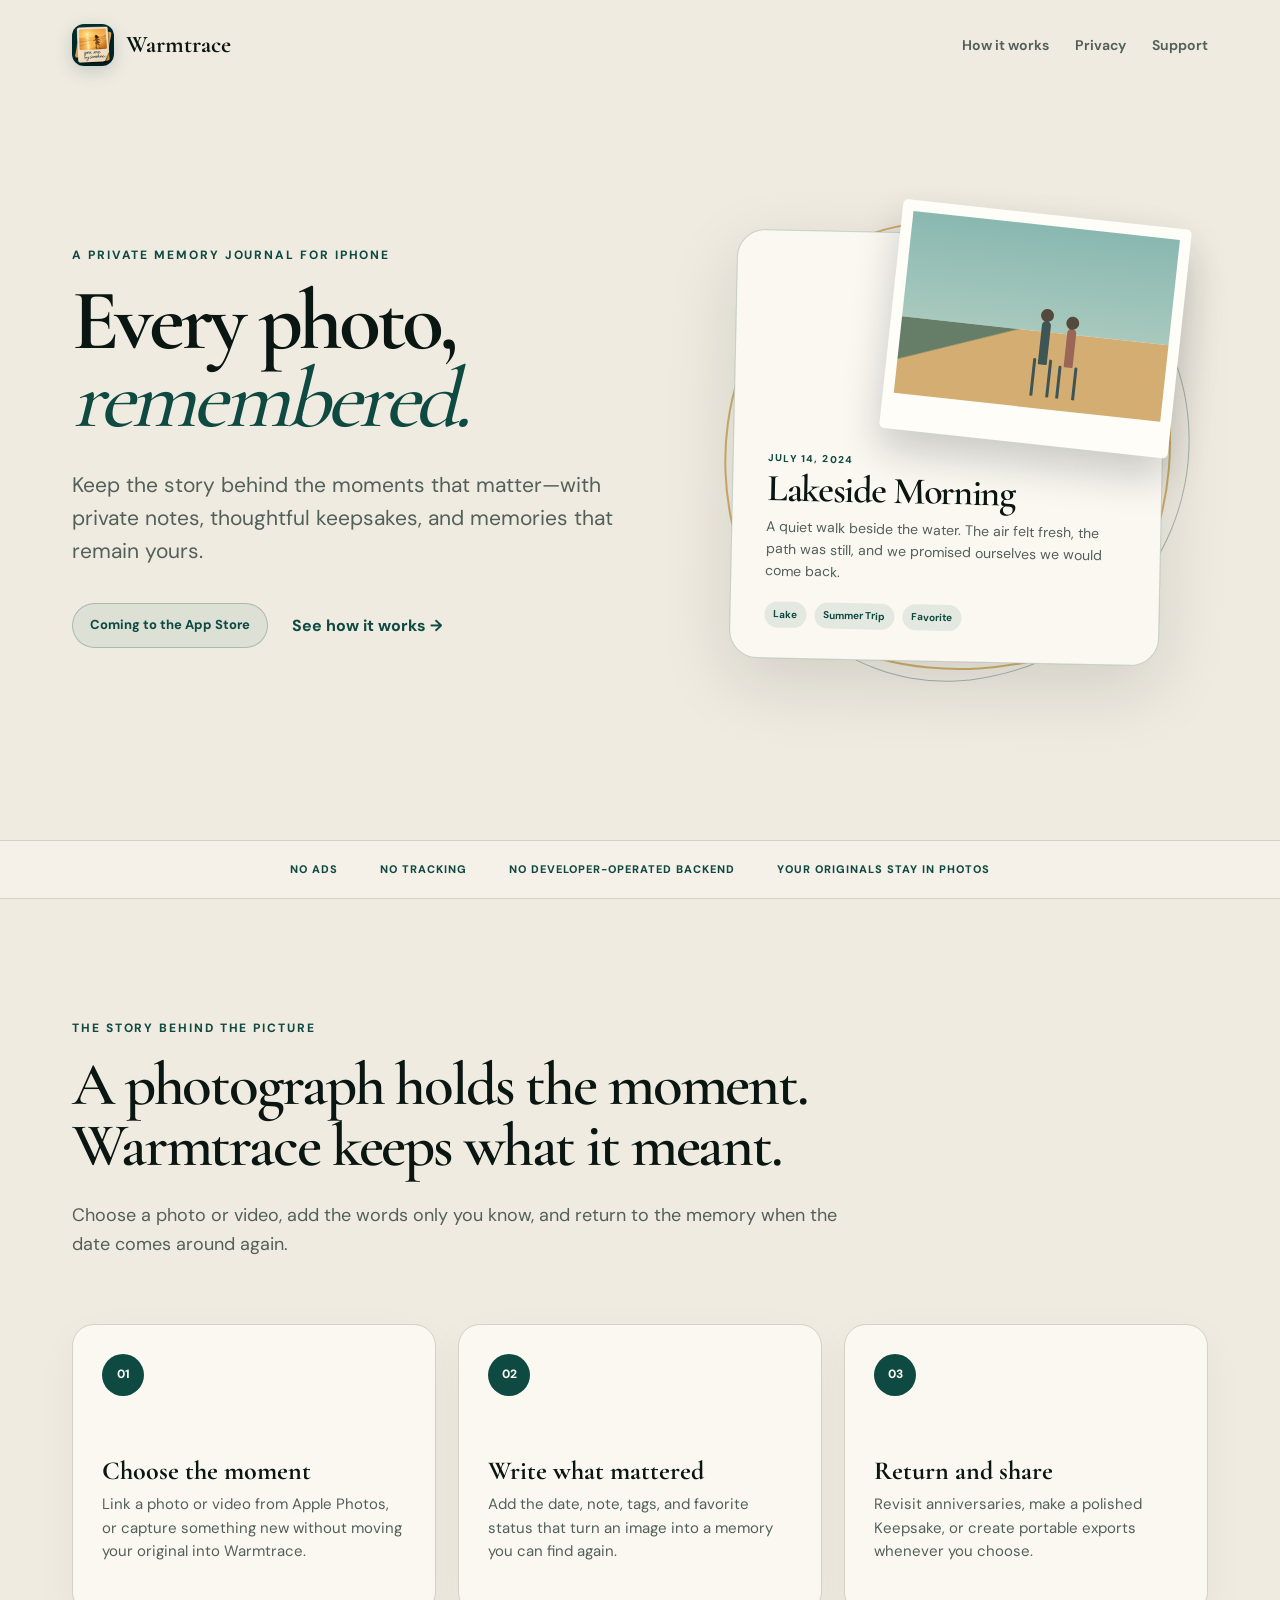
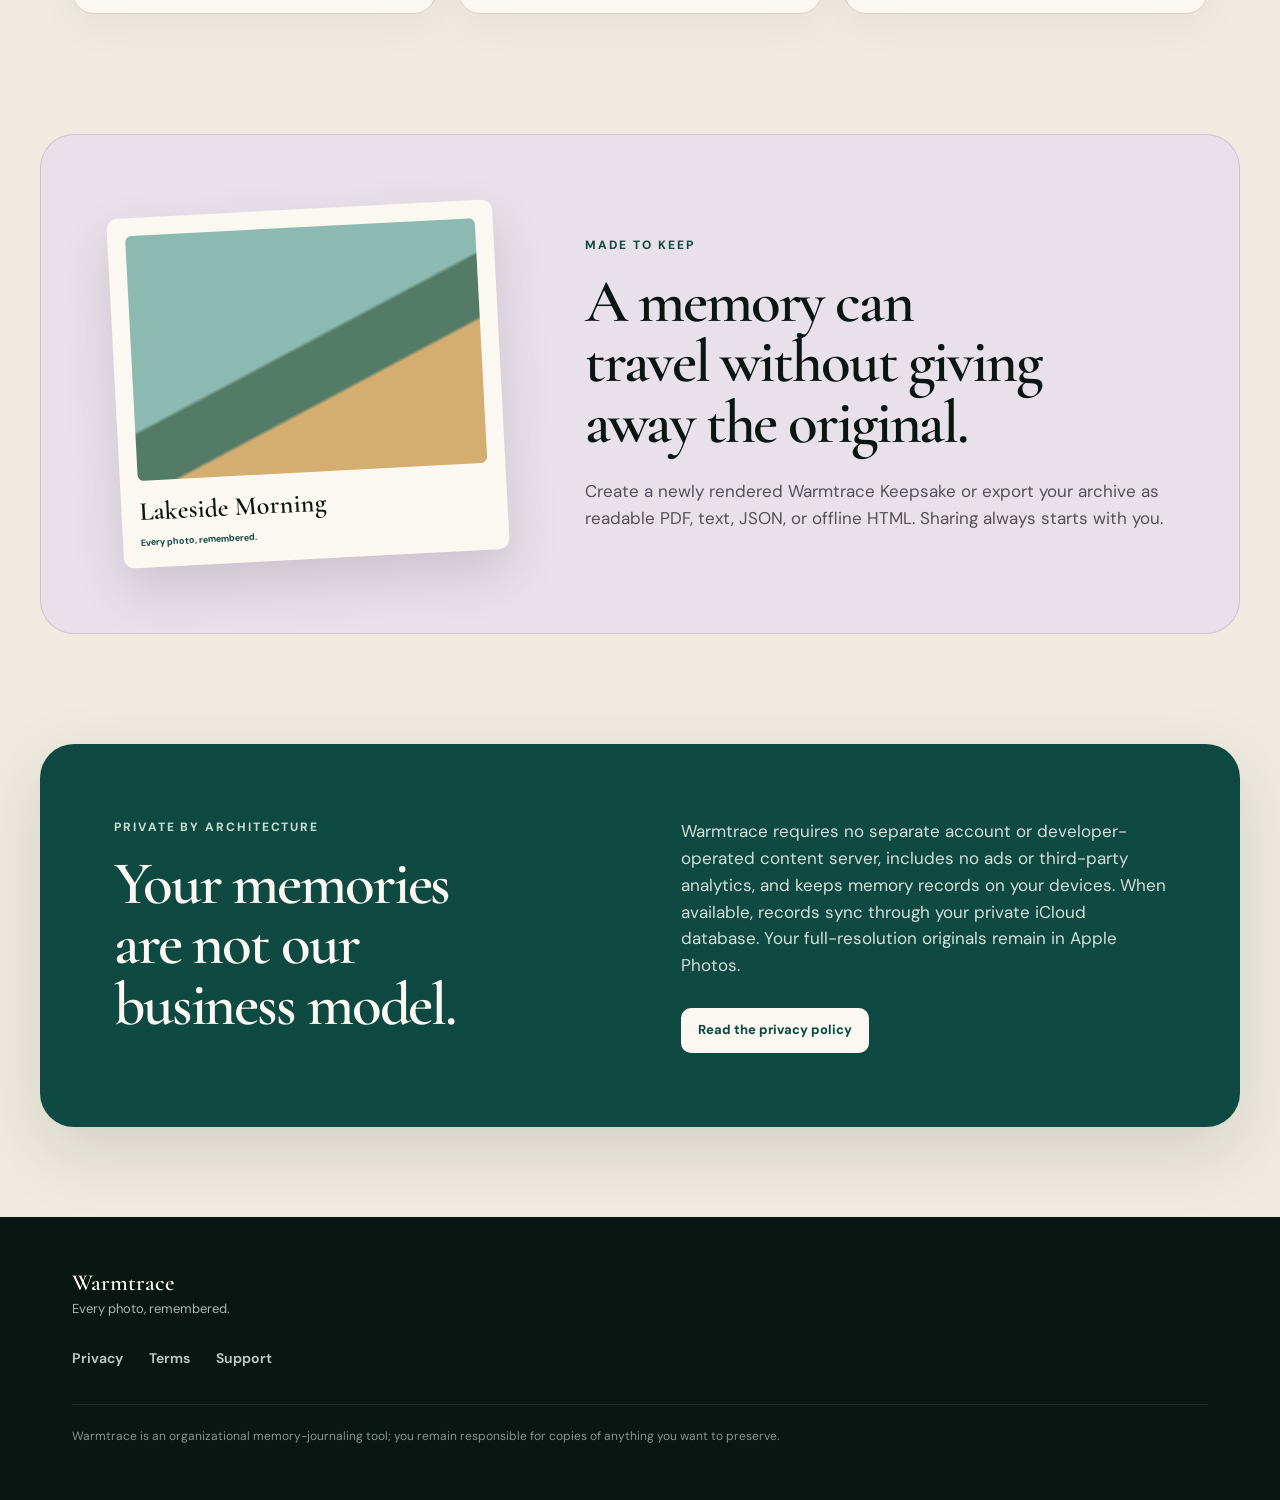
<file: index.html>
<!doctype html>
<html lang="en">
<head>
  <meta charset="utf-8">
  <meta name="viewport" content="width=device-width, initial-scale=1">
  <title>Warmtrace — Every photo, remembered.</title>
  <meta name="description" content="Warmtrace is a private iPhone app for preserving the story behind the photos and videos that matter.">
  <meta name="theme-color" content="#f0ebe1">
  <meta property="og:type" content="website">
  <meta property="og:title" content="Warmtrace — Every photo, remembered.">
  <meta property="og:description" content="Keep the story behind the moments that matter—with private notes, thoughtful keepsakes, and memories that remain yours.">
  <meta property="og:url" content="https://getwarmtrace.com/">
  <meta property="og:image" content="https://getwarmtrace.com/assets/og.png">
  <meta property="og:image:width" content="1200">
  <meta property="og:image:height" content="630">
  <meta property="og:image:alt" content="Warmtrace — Every photo, remembered.">
  <meta name="twitter:card" content="summary_large_image">
  <meta name="twitter:title" content="Warmtrace">
  <meta name="twitter:description" content="Every photo, remembered.">
  <meta name="twitter:image" content="https://getwarmtrace.com/assets/og.png">
  <link rel="canonical" href="https://getwarmtrace.com/">
  <link rel="icon" type="image/png" sizes="32x32" href="/assets/favicon-32.png">
  <link rel="icon" type="image/png" sizes="16x16" href="/assets/favicon-16.png">
  <link rel="apple-touch-icon" sizes="180x180" href="/assets/apple-touch-icon.png">
  <link rel="stylesheet" href="/styles.css">
</head>
<body>
  <a class="skip-link" href="#main">Skip to content</a>
  <header class="site-header">
    <a class="brand" href="/" aria-label="Warmtrace home">
      <img src="/assets/warmtrace-icon.png" alt="" width="42" height="42">
      <span>Warmtrace</span>
    </a>
    <nav aria-label="Primary navigation">
      <a href="#how-it-works">How it works</a>
      <a href="#privacy">Privacy</a>
      <a href="/support/">Support</a>
    </nav>
  </header>

  <main id="main">
    <section class="hero">
      <div class="hero-copy">
        <p class="eyebrow">A private memory journal for iPhone</p>
        <h1>Every photo,<br><em>remembered.</em></h1>
        <p class="lede">Keep the story behind the moments that matter—with private notes, thoughtful keepsakes, and memories that remain yours.</p>
        <div class="hero-actions">
          <span class="status-pill">Coming to the App Store</span>
          <a class="text-link" href="#how-it-works">See how it works <span aria-hidden="true">→</span></a>
        </div>
      </div>

      <div class="memory-visual" aria-label="An example Warmtrace photograph lifting to reveal its written memory">
        <div class="trace-loop" aria-hidden="true"></div>
        <article class="memory-card">
          <div class="photo-print" aria-hidden="true">
            <div class="photo-sky"></div>
            <div class="photo-hills"></div>
            <div class="photo-figures"><i></i><i></i></div>
          </div>
          <p class="memory-date">JULY 14, 2024</p>
          <h2>Lakeside Morning</h2>
          <p>A quiet walk beside the water. The air felt fresh, the path was still, and we promised ourselves we would come back.</p>
          <div class="memory-meta"><span>Lake</span><span>Summer Trip</span><span>Favorite</span></div>
        </article>
      </div>
    </section>

    <section class="trust-row" aria-label="Warmtrace principles">
      <span>No ads</span><span>No tracking</span><span>No developer-operated backend</span><span>Your originals stay in Photos</span>
    </section>

    <section class="section" id="how-it-works">
      <div class="section-heading">
        <p class="eyebrow">The story behind the picture</p>
        <h2>A photograph holds the moment. Warmtrace keeps what it meant.</h2>
        <p>Choose a photo or video, add the words only you know, and return to the memory when the date comes around again.</p>
      </div>
      <div class="steps">
        <article><span>01</span><h3>Choose the moment</h3><p>Link a photo or video from Apple Photos, or capture something new without moving your original into Warmtrace.</p></article>
        <article><span>02</span><h3>Write what mattered</h3><p>Add the date, note, tags, and favorite status that turn an image into a memory you can find again.</p></article>
        <article><span>03</span><h3>Return and share</h3><p>Revisit anniversaries, make a polished Keepsake, or create portable exports whenever you choose.</p></article>
      </div>
    </section>

    <section class="keepsake-band">
      <div class="keepsake-print" aria-hidden="true">
        <div class="mini-photo"></div>
        <strong>Lakeside Morning</strong>
        <span>Every photo, remembered.</span>
      </div>
      <div>
        <p class="eyebrow">Made to keep</p>
        <h2>A memory can travel without giving away the original.</h2>
        <p>Create a newly rendered Warmtrace Keepsake or export your archive as readable PDF, text, JSON, or offline HTML. Sharing always starts with you.</p>
      </div>
    </section>

    <section class="privacy-band" id="privacy">
      <div>
        <p class="eyebrow">Private by architecture</p>
        <h2>Your memories are not our business model.</h2>
      </div>
      <div>
        <p>Warmtrace requires no separate account or developer-operated content server, includes no ads or third-party analytics, and keeps memory records on your devices. When available, records sync through your private iCloud database. Your full-resolution originals remain in Apple Photos.</p>
        <a class="button-light" href="/privacy/">Read the privacy policy</a>
      </div>
    </section>
  </main>

  <footer>
    <div><strong>Warmtrace</strong><span>Every photo, remembered.</span></div>
    <nav aria-label="Footer navigation">
      <a href="/privacy/">Privacy</a>
      <a href="/terms/">Terms</a>
      <a href="/support/">Support</a>
    </nav>
    <p>Warmtrace is an organizational memory-journaling tool; you remain responsible for copies of anything you want to preserve.</p>
  </footer>
</body>
</html>
</file>
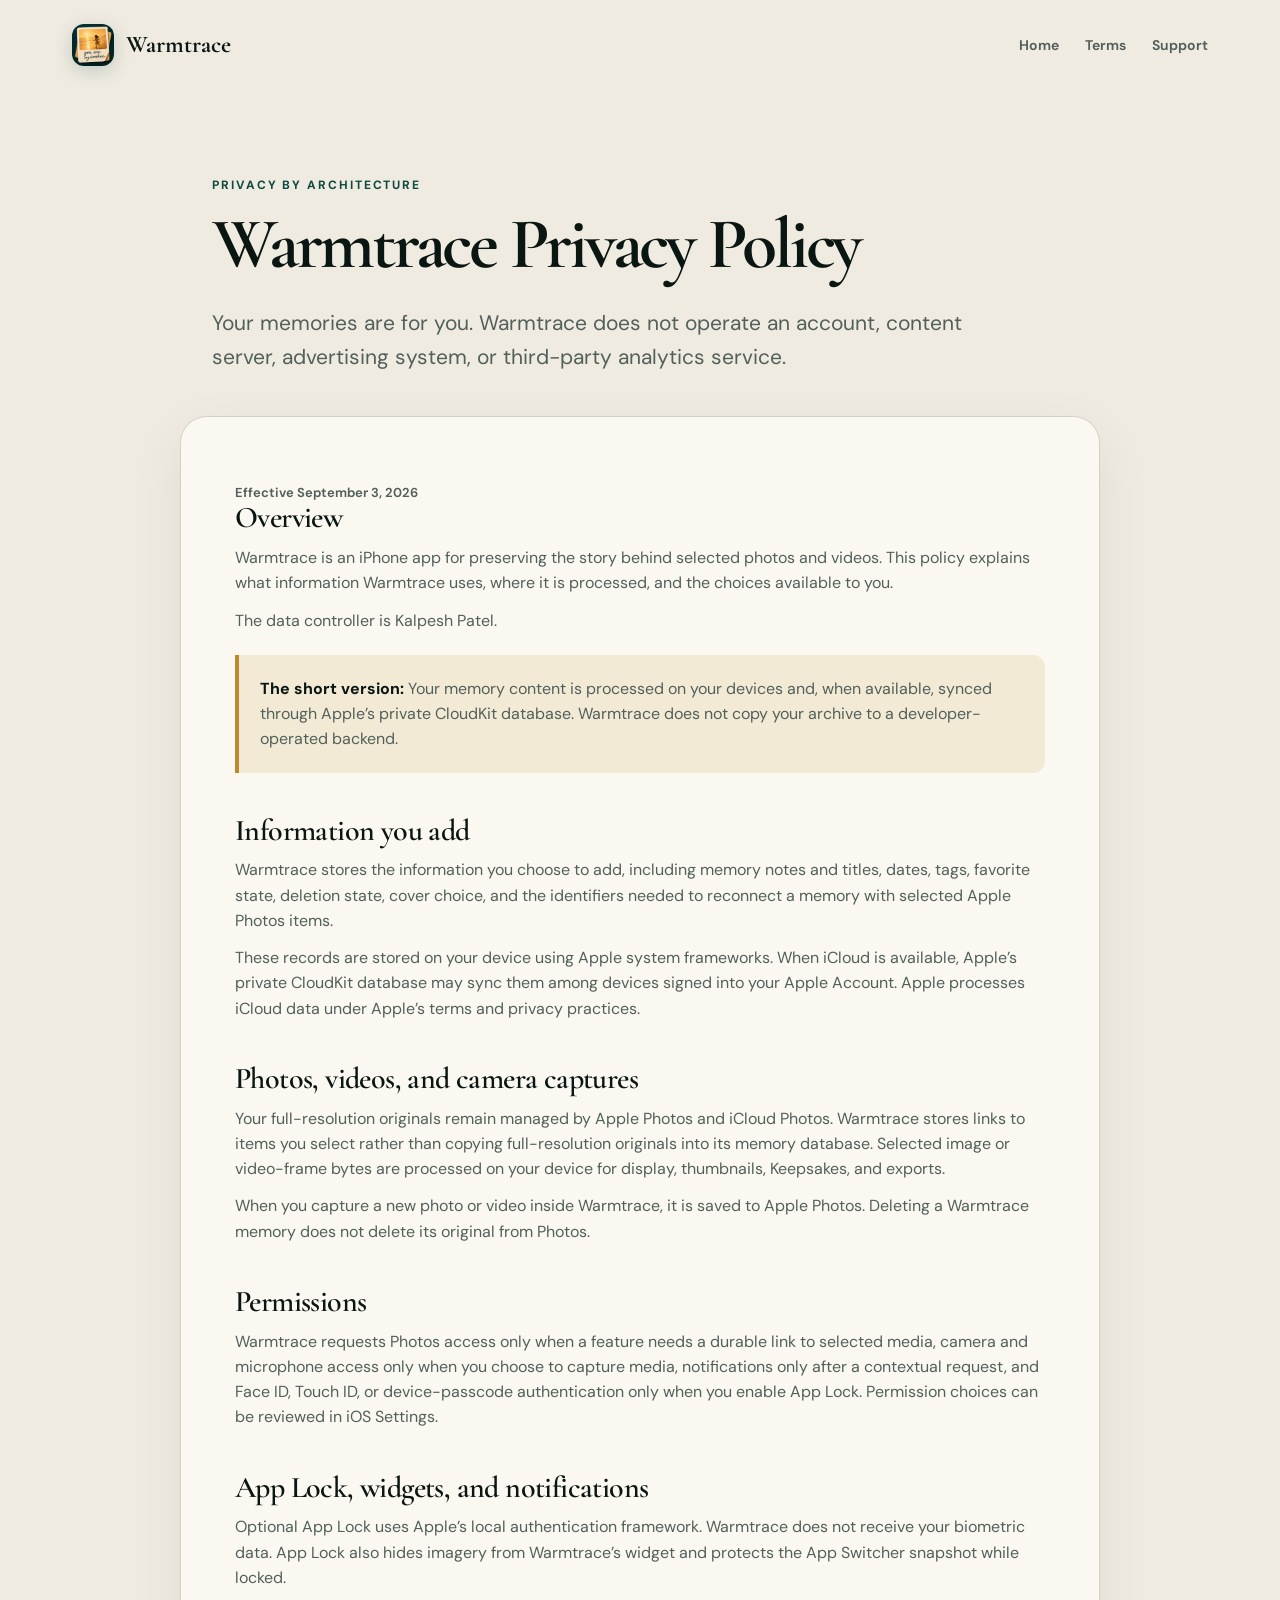
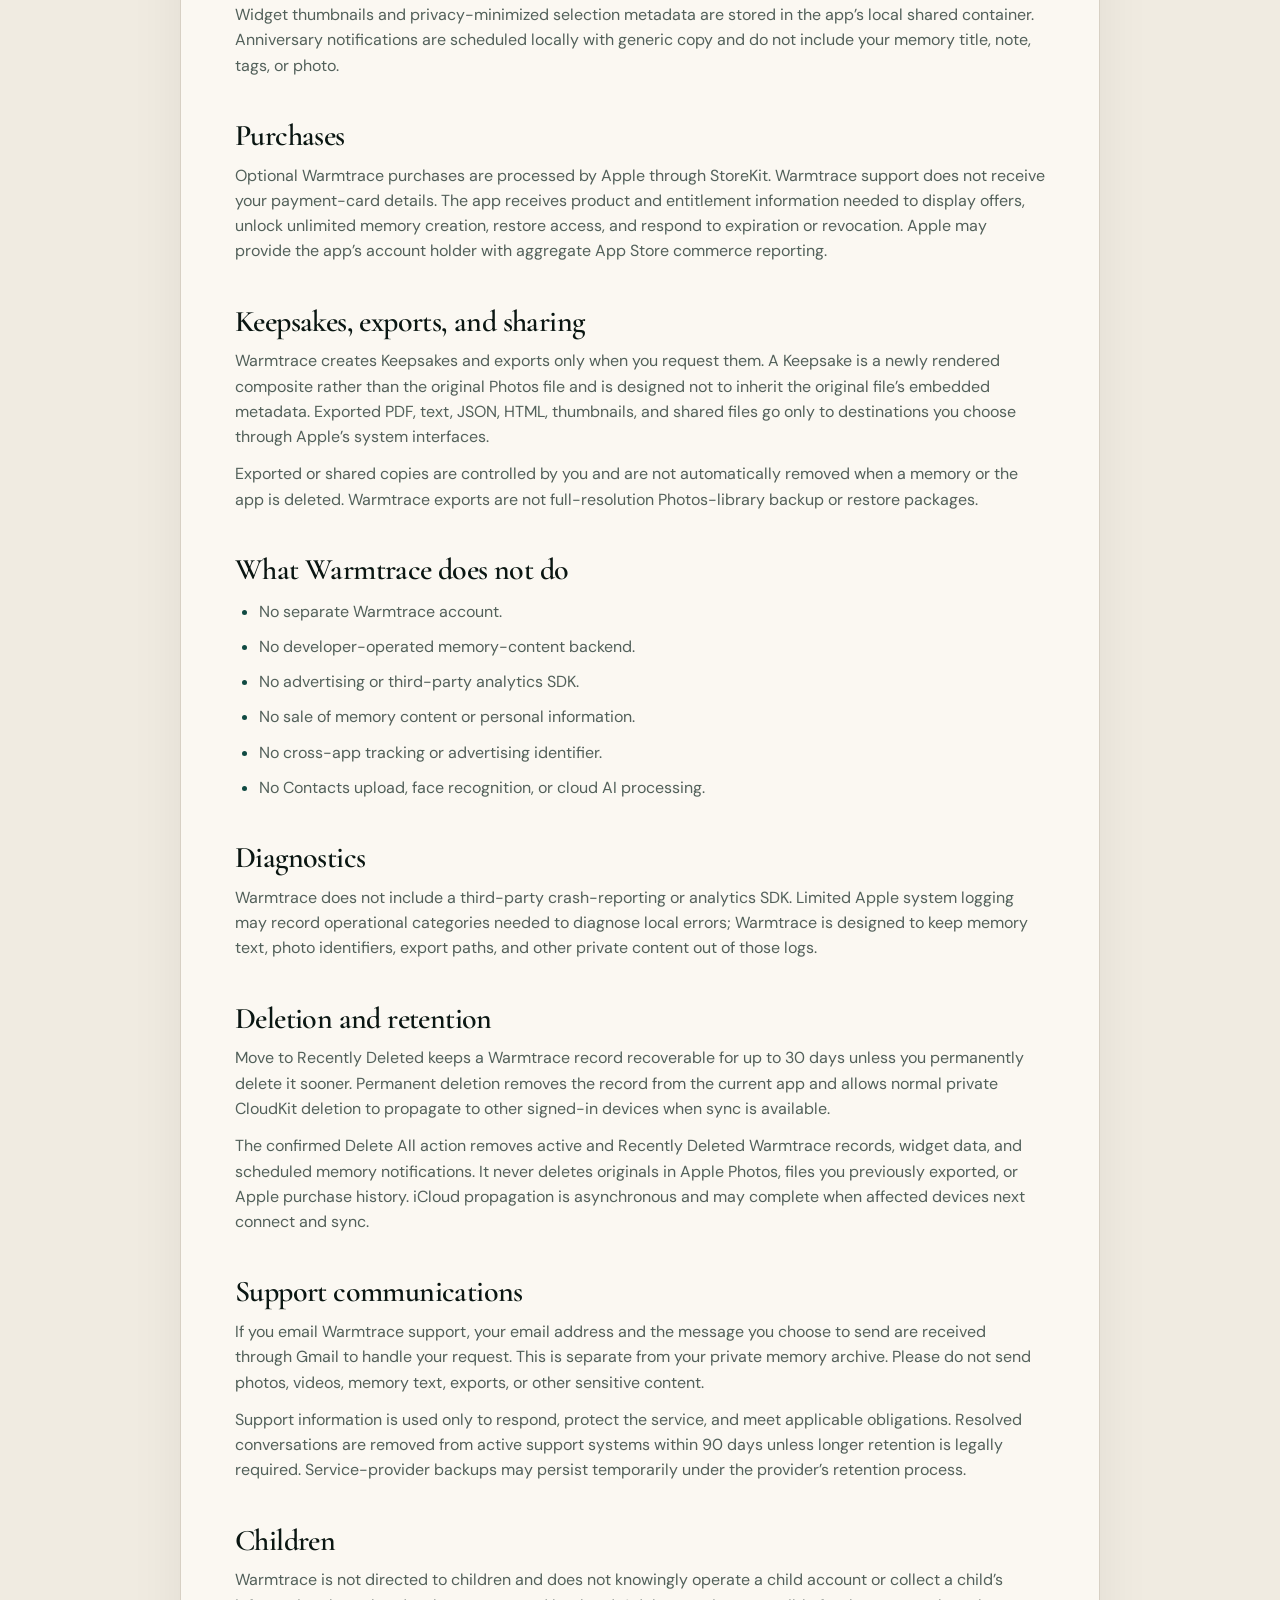
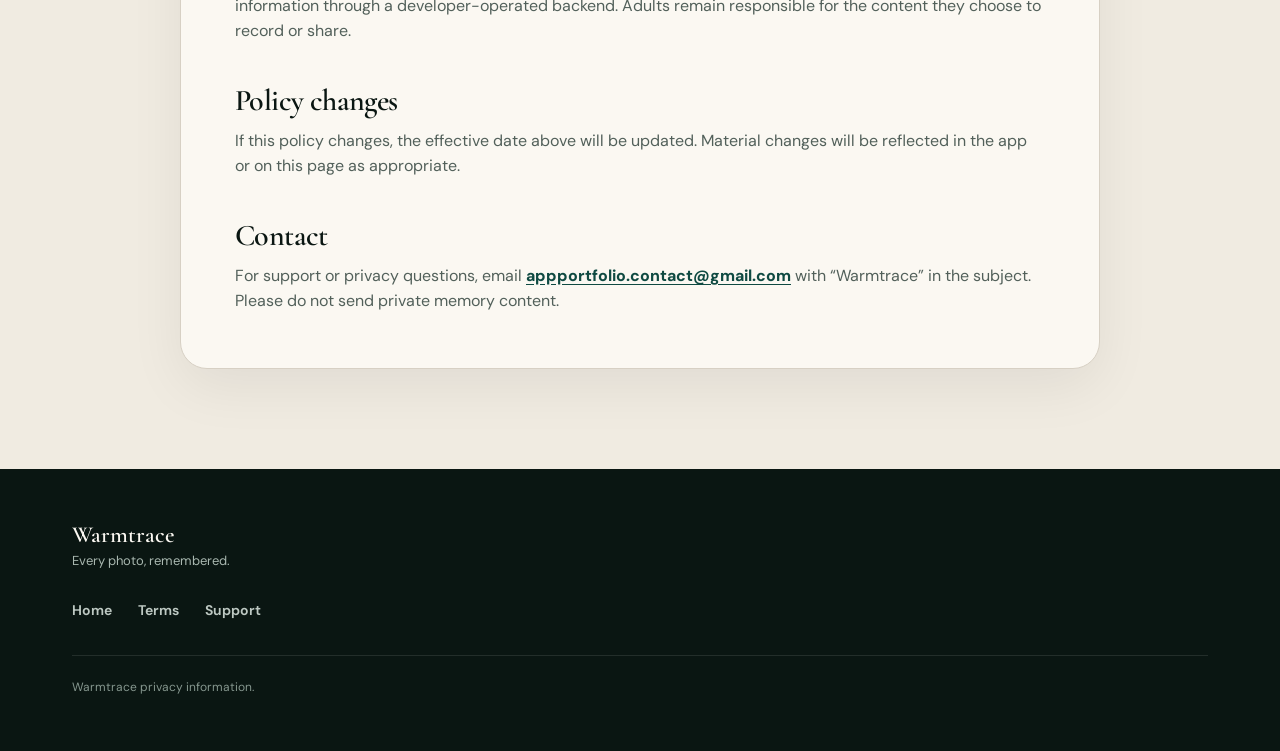
<file: privacy/index.html>
<!doctype html>
<html lang="en">
<head>
  <meta charset="utf-8">
  <meta name="viewport" content="width=device-width, initial-scale=1">
  <title>Privacy Policy — Warmtrace</title>
  <meta name="description" content="How Warmtrace handles your photos, written memories, private iCloud sync, exports, and support requests.">
  <meta name="theme-color" content="#f0ebe1">
  <link rel="canonical" href="https://getwarmtrace.com/privacy/">
  <link rel="icon" type="image/png" sizes="32x32" href="/assets/favicon-32.png">
  <link rel="apple-touch-icon" sizes="180x180" href="/assets/apple-touch-icon.png">
  <link rel="stylesheet" href="/styles.css">
</head>
<body>
  <a class="skip-link" href="#main">Skip to content</a>
  <header class="site-header"><a class="brand" href="/" aria-label="Warmtrace home"><img src="/assets/warmtrace-icon.png" alt="" width="42" height="42"><span>Warmtrace</span></a><nav aria-label="Primary navigation"><a href="/">Home</a><a href="/terms/">Terms</a><a href="/support/">Support</a></nav></header>
  <main id="main">
    <header class="subpage-header"><p class="eyebrow">Privacy by architecture</p><h1>Warmtrace Privacy Policy</h1><p class="lede">Your memories are for you. Warmtrace does not operate an account, content server, advertising system, or third-party analytics service.</p></header>
    <article class="document">
      <p class="updated">Effective September 3, 2026</p>
      <section><h2>Overview</h2><p>Warmtrace is an iPhone app for preserving the story behind selected photos and videos. This policy explains what information Warmtrace uses, where it is processed, and the choices available to you.</p><p>The data controller is Kalpesh Patel.</p><p class="callout"><strong>The short version:</strong> Your memory content is processed on your devices and, when available, synced through Apple’s private CloudKit database. Warmtrace does not copy your archive to a developer-operated backend.</p></section>
      <section><h2>Information you add</h2><p>Warmtrace stores the information you choose to add, including memory notes and titles, dates, tags, favorite state, deletion state, cover choice, and the identifiers needed to reconnect a memory with selected Apple Photos items.</p><p>These records are stored on your device using Apple system frameworks. When iCloud is available, Apple’s private CloudKit database may sync them among devices signed into your Apple Account. Apple processes iCloud data under Apple’s terms and privacy practices.</p></section>
      <section><h2>Photos, videos, and camera captures</h2><p>Your full-resolution originals remain managed by Apple Photos and iCloud Photos. Warmtrace stores links to items you select rather than copying full-resolution originals into its memory database. Selected image or video-frame bytes are processed on your device for display, thumbnails, Keepsakes, and exports.</p><p>When you capture a new photo or video inside Warmtrace, it is saved to Apple Photos. Deleting a Warmtrace memory does not delete its original from Photos.</p></section>
      <section><h2>Permissions</h2><p>Warmtrace requests Photos access only when a feature needs a durable link to selected media, camera and microphone access only when you choose to capture media, notifications only after a contextual request, and Face ID, Touch ID, or device-passcode authentication only when you enable App Lock. Permission choices can be reviewed in iOS Settings.</p></section>
      <section><h2>App Lock, widgets, and notifications</h2><p>Optional App Lock uses Apple’s local authentication framework. Warmtrace does not receive your biometric data. App Lock also hides imagery from Warmtrace’s widget and protects the App Switcher snapshot while locked.</p><p>Widget thumbnails and privacy-minimized selection metadata are stored in the app’s local shared container. Anniversary notifications are scheduled locally with generic copy and do not include your memory title, note, tags, or photo.</p></section>
      <section><h2>Purchases</h2><p>Optional Warmtrace purchases are processed by Apple through StoreKit. Warmtrace support does not receive your payment-card details. The app receives product and entitlement information needed to display offers, unlock unlimited memory creation, restore access, and respond to expiration or revocation. Apple may provide the app’s account holder with aggregate App Store commerce reporting.</p></section>
      <section><h2>Keepsakes, exports, and sharing</h2><p>Warmtrace creates Keepsakes and exports only when you request them. A Keepsake is a newly rendered composite rather than the original Photos file and is designed not to inherit the original file’s embedded metadata. Exported PDF, text, JSON, HTML, thumbnails, and shared files go only to destinations you choose through Apple’s system interfaces.</p><p>Exported or shared copies are controlled by you and are not automatically removed when a memory or the app is deleted. Warmtrace exports are not full-resolution Photos-library backup or restore packages.</p></section>
      <section><h2>What Warmtrace does not do</h2><ul><li>No separate Warmtrace account.</li><li>No developer-operated memory-content backend.</li><li>No advertising or third-party analytics SDK.</li><li>No sale of memory content or personal information.</li><li>No cross-app tracking or advertising identifier.</li><li>No Contacts upload, face recognition, or cloud AI processing.</li></ul></section>
      <section><h2>Diagnostics</h2><p>Warmtrace does not include a third-party crash-reporting or analytics SDK. Limited Apple system logging may record operational categories needed to diagnose local errors; Warmtrace is designed to keep memory text, photo identifiers, export paths, and other private content out of those logs.</p></section>
      <section><h2>Deletion and retention</h2><p>Move to Recently Deleted keeps a Warmtrace record recoverable for up to 30 days unless you permanently delete it sooner. Permanent deletion removes the record from the current app and allows normal private CloudKit deletion to propagate to other signed-in devices when sync is available.</p><p>The confirmed Delete All action removes active and Recently Deleted Warmtrace records, widget data, and scheduled memory notifications. It never deletes originals in Apple Photos, files you previously exported, or Apple purchase history. iCloud propagation is asynchronous and may complete when affected devices next connect and sync.</p></section>
      <section><h2>Support communications</h2><p>If you email Warmtrace support, your email address and the message you choose to send are received through Gmail to handle your request. This is separate from your private memory archive. Please do not send photos, videos, memory text, exports, or other sensitive content.</p><p>Support information is used only to respond, protect the service, and meet applicable obligations. Resolved conversations are removed from active support systems within 90 days unless longer retention is legally required. Service-provider backups may persist temporarily under the provider’s retention process.</p></section>
      <section><h2>Children</h2><p>Warmtrace is not directed to children and does not knowingly operate a child account or collect a child’s information through a developer-operated backend. Adults remain responsible for the content they choose to record or share.</p></section>
      <section><h2>Policy changes</h2><p>If this policy changes, the effective date above will be updated. Material changes will be reflected in the app or on this page as appropriate.</p></section>
      <section><h2>Contact</h2><p>For support or privacy questions, email <a href="mailto:appportfolio.contact@gmail.com?subject=Warmtrace%20privacy">appportfolio.contact@gmail.com</a> with “Warmtrace” in the subject. Please do not send private memory content.</p></section>
    </article>
  </main>
  <footer><div><strong>Warmtrace</strong><span>Every photo, remembered.</span></div><nav aria-label="Footer navigation"><a href="/">Home</a><a href="/terms/">Terms</a><a href="/support/">Support</a></nav><p>Warmtrace privacy information.</p></footer>
</body>
</html>
</file>
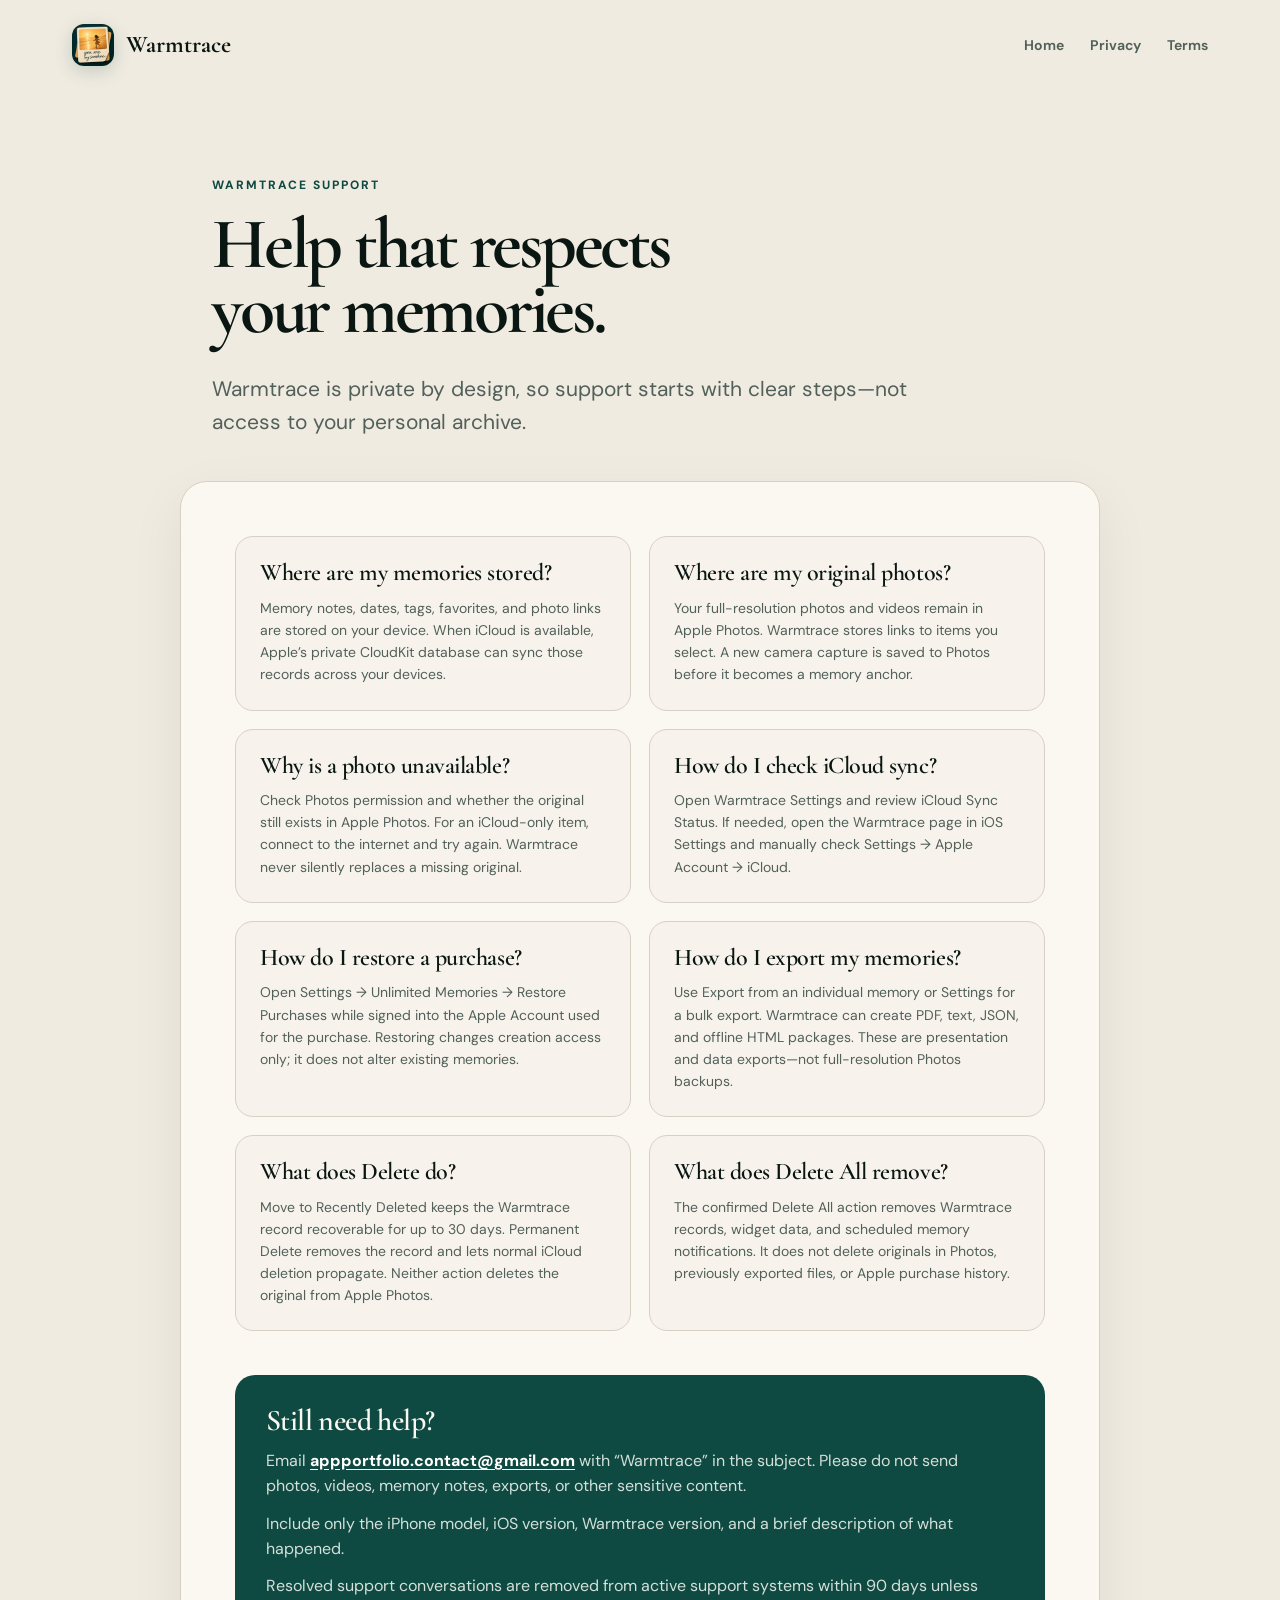
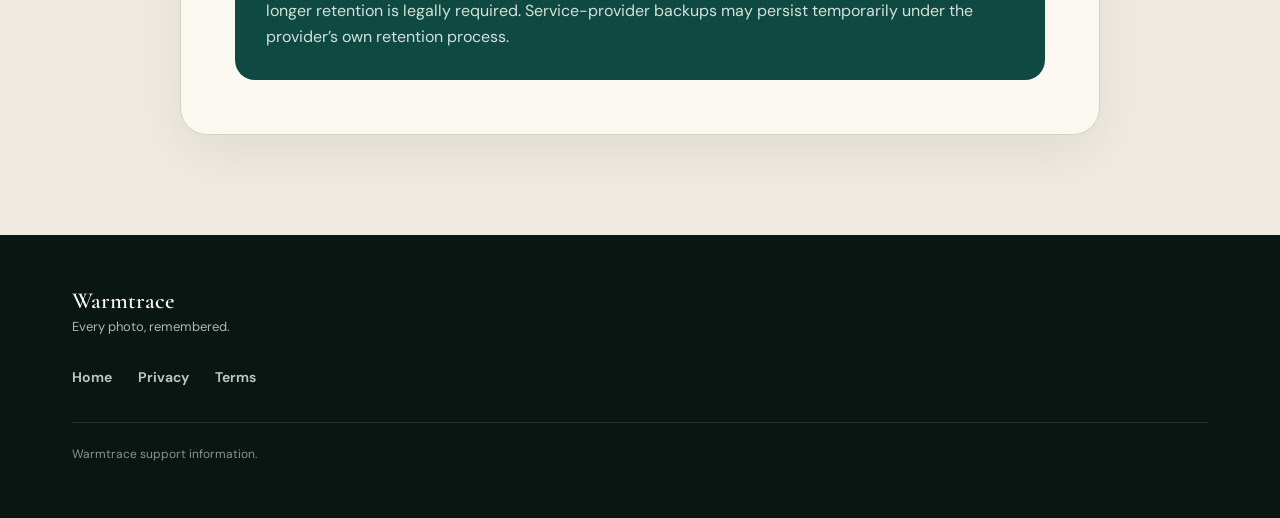
<file: support/index.html>
<!doctype html>
<html lang="en">
<head>
  <meta charset="utf-8">
  <meta name="viewport" content="width=device-width, initial-scale=1">
  <title>Support — Warmtrace</title>
  <meta name="description" content="Help with Warmtrace photos, iCloud sync, exports, privacy, purchases, and deletion.">
  <meta name="theme-color" content="#f0ebe1">
  <link rel="canonical" href="https://getwarmtrace.com/support/">
  <link rel="icon" type="image/png" sizes="32x32" href="/assets/favicon-32.png">
  <link rel="apple-touch-icon" sizes="180x180" href="/assets/apple-touch-icon.png">
  <link rel="stylesheet" href="/styles.css">
</head>
<body>
  <a class="skip-link" href="#main">Skip to content</a>
  <header class="site-header"><a class="brand" href="/" aria-label="Warmtrace home"><img src="/assets/warmtrace-icon.png" alt="" width="42" height="42"><span>Warmtrace</span></a><nav aria-label="Primary navigation"><a href="/">Home</a><a href="/privacy/">Privacy</a><a href="/terms/">Terms</a></nav></header>
  <main id="main">
    <header class="subpage-header"><p class="eyebrow">Warmtrace support</p><h1>Help that respects your memories.</h1><p class="lede">Warmtrace is private by design, so support starts with clear steps—not access to your personal archive.</p></header>
    <section class="document" aria-label="Warmtrace support topics">
      <div class="support-grid">
        <article class="support-card"><h2>Where are my memories stored?</h2><p>Memory notes, dates, tags, favorites, and photo links are stored on your device. When iCloud is available, Apple’s private CloudKit database can sync those records across your devices.</p></article>
        <article class="support-card"><h2>Where are my original photos?</h2><p>Your full-resolution photos and videos remain in Apple Photos. Warmtrace stores links to items you select. A new camera capture is saved to Photos before it becomes a memory anchor.</p></article>
        <article class="support-card"><h2>Why is a photo unavailable?</h2><p>Check Photos permission and whether the original still exists in Apple Photos. For an iCloud-only item, connect to the internet and try again. Warmtrace never silently replaces a missing original.</p></article>
        <article class="support-card"><h2>How do I check iCloud sync?</h2><p>Open Warmtrace Settings and review iCloud Sync Status. If needed, open the Warmtrace page in iOS Settings and manually check Settings → Apple Account → iCloud.</p></article>
        <article class="support-card"><h2>How do I restore a purchase?</h2><p>Open Settings → Unlimited Memories → Restore Purchases while signed into the Apple Account used for the purchase. Restoring changes creation access only; it does not alter existing memories.</p></article>
        <article class="support-card"><h2>How do I export my memories?</h2><p>Use Export from an individual memory or Settings for a bulk export. Warmtrace can create PDF, text, JSON, and offline HTML packages. These are presentation and data exports—not full-resolution Photos backups.</p></article>
        <article class="support-card"><h2>What does Delete do?</h2><p>Move to Recently Deleted keeps the Warmtrace record recoverable for up to 30 days. Permanent Delete removes the record and lets normal iCloud deletion propagate. Neither action deletes the original from Apple Photos.</p></article>
        <article class="support-card"><h2>What does Delete All remove?</h2><p>The confirmed Delete All action removes Warmtrace records, widget data, and scheduled memory notifications. It does not delete originals in Photos, previously exported files, or Apple purchase history.</p></article>
      </div>
      <section class="contact-panel"><h2>Still need help?</h2><p>Email <a href="mailto:appportfolio.contact@gmail.com?subject=Warmtrace%20support">appportfolio.contact@gmail.com</a> with “Warmtrace” in the subject. Please do not send photos, videos, memory notes, exports, or other sensitive content.</p><p>Include only the iPhone model, iOS version, Warmtrace version, and a brief description of what happened.</p><p>Resolved support conversations are removed from active support systems within 90 days unless longer retention is legally required. Service-provider backups may persist temporarily under the provider’s own retention process.</p></section>
    </section>
  </main>
  <footer><div><strong>Warmtrace</strong><span>Every photo, remembered.</span></div><nav aria-label="Footer navigation"><a href="/">Home</a><a href="/privacy/">Privacy</a><a href="/terms/">Terms</a></nav><p>Warmtrace support information.</p></footer>
</body>
</html>
</file>
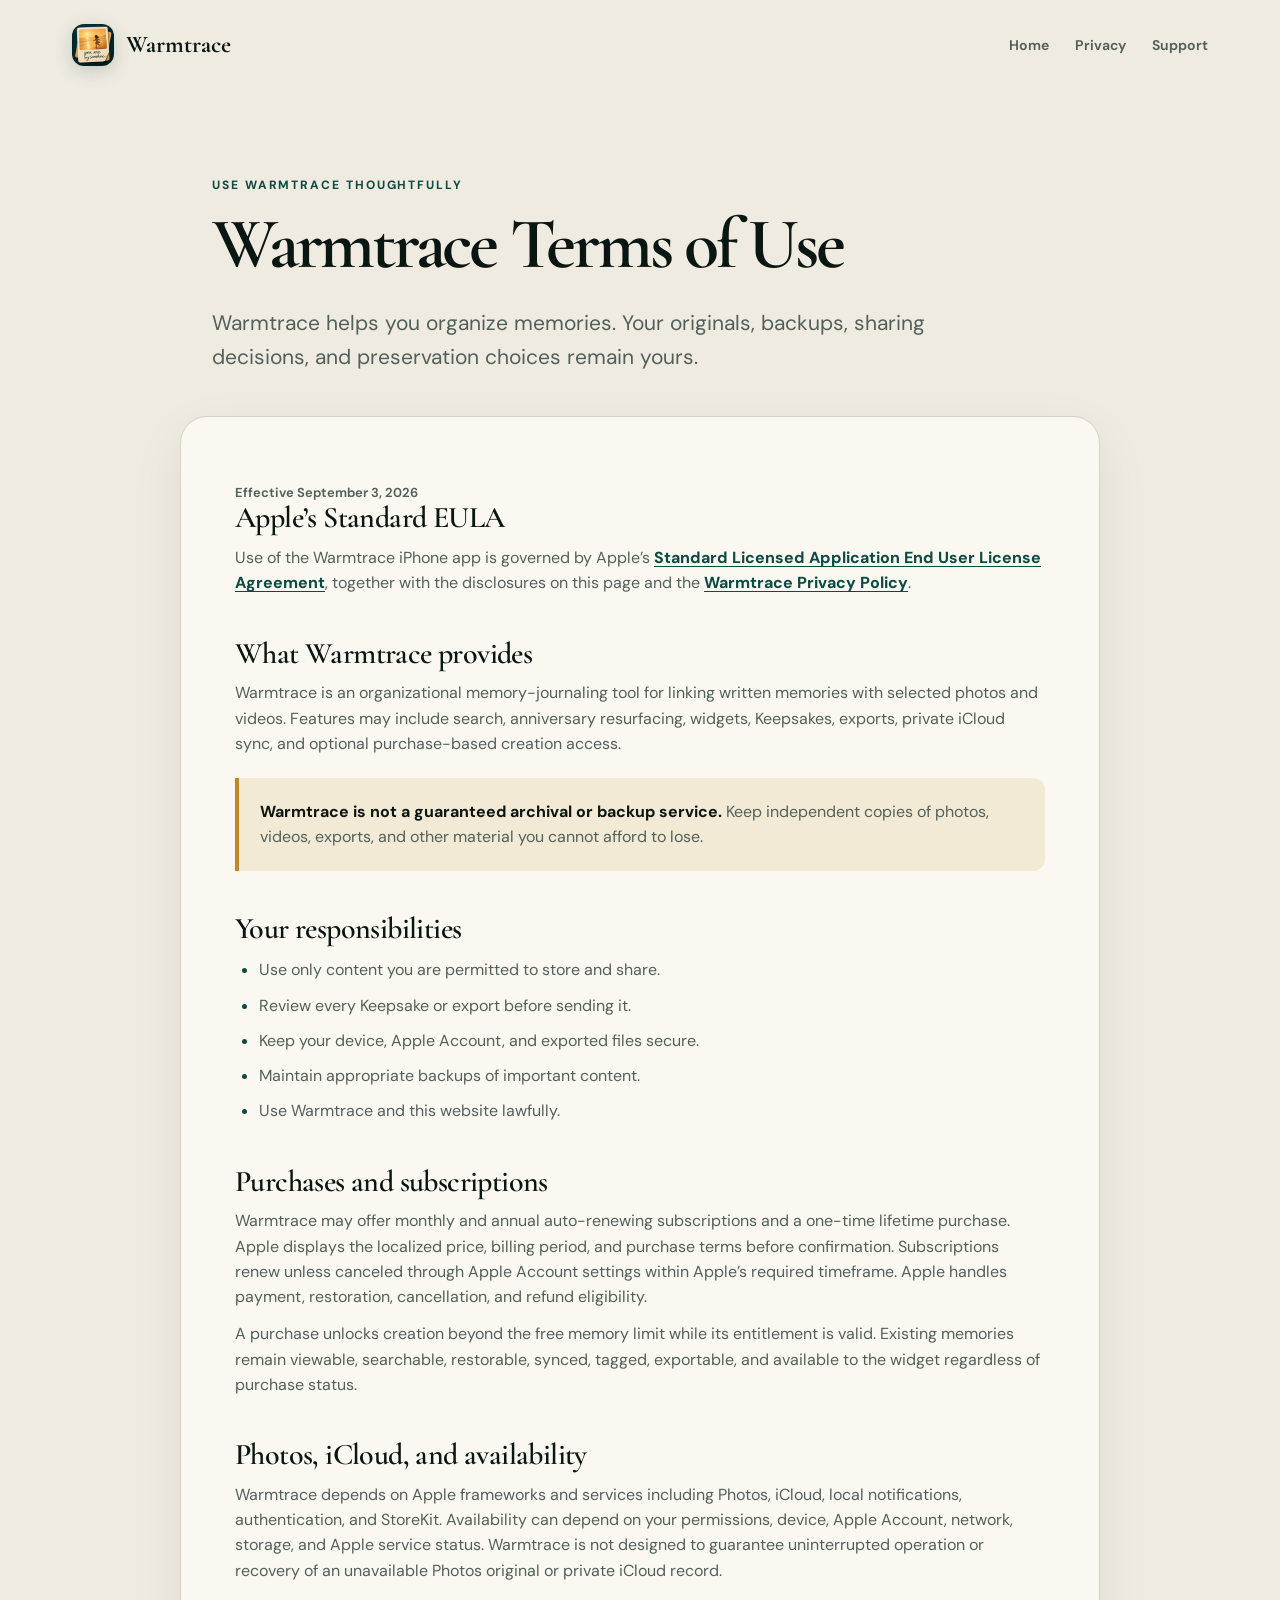
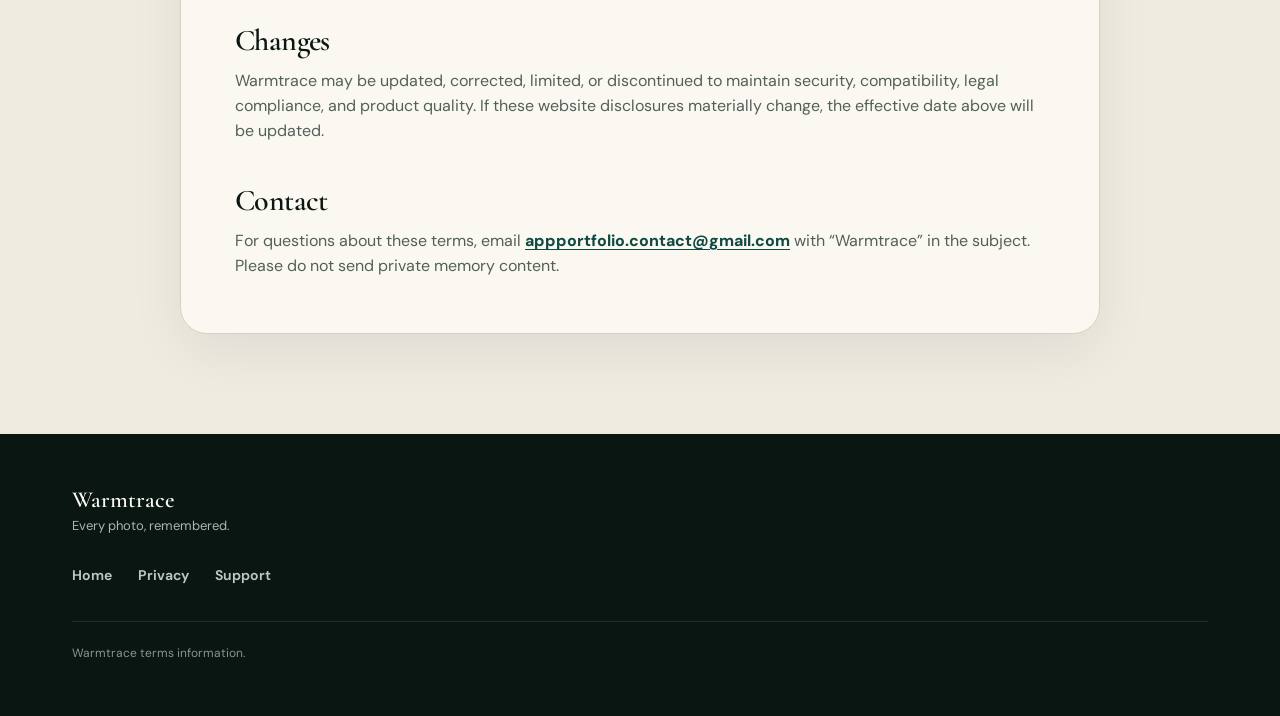
<file: terms/index.html>
<!doctype html>
<html lang="en">
<head>
  <meta charset="utf-8">
  <meta name="viewport" content="width=device-width, initial-scale=1">
  <title>Terms of Use — Warmtrace</title>
  <meta name="description" content="Terms and purchase information for the Warmtrace iPhone app and website.">
  <meta name="theme-color" content="#f0ebe1">
  <link rel="canonical" href="https://getwarmtrace.com/terms/">
  <link rel="icon" type="image/png" sizes="32x32" href="/assets/favicon-32.png">
  <link rel="apple-touch-icon" sizes="180x180" href="/assets/apple-touch-icon.png">
  <link rel="stylesheet" href="/styles.css">
</head>
<body>
  <a class="skip-link" href="#main">Skip to content</a>
  <header class="site-header"><a class="brand" href="/" aria-label="Warmtrace home"><img src="/assets/warmtrace-icon.png" alt="" width="42" height="42"><span>Warmtrace</span></a><nav aria-label="Primary navigation"><a href="/">Home</a><a href="/privacy/">Privacy</a><a href="/support/">Support</a></nav></header>
  <main id="main">
    <header class="subpage-header"><p class="eyebrow">Use Warmtrace thoughtfully</p><h1>Warmtrace Terms of Use</h1><p class="lede">Warmtrace helps you organize memories. Your originals, backups, sharing decisions, and preservation choices remain yours.</p></header>
    <article class="document">
      <p class="updated">Effective September 3, 2026</p>
      <section><h2>Apple’s Standard EULA</h2><p>Use of the Warmtrace iPhone app is governed by Apple’s <a href="https://www.apple.com/legal/macapps/stdeula/">Standard Licensed Application End User License Agreement</a>, together with the disclosures on this page and the <a href="/privacy/">Warmtrace Privacy Policy</a>.</p></section>
      <section><h2>What Warmtrace provides</h2><p>Warmtrace is an organizational memory-journaling tool for linking written memories with selected photos and videos. Features may include search, anniversary resurfacing, widgets, Keepsakes, exports, private iCloud sync, and optional purchase-based creation access.</p><p class="callout"><strong>Warmtrace is not a guaranteed archival or backup service.</strong> Keep independent copies of photos, videos, exports, and other material you cannot afford to lose.</p></section>
      <section><h2>Your responsibilities</h2><ul><li>Use only content you are permitted to store and share.</li><li>Review every Keepsake or export before sending it.</li><li>Keep your device, Apple Account, and exported files secure.</li><li>Maintain appropriate backups of important content.</li><li>Use Warmtrace and this website lawfully.</li></ul></section>
      <section><h2>Purchases and subscriptions</h2><p>Warmtrace may offer monthly and annual auto-renewing subscriptions and a one-time lifetime purchase. Apple displays the localized price, billing period, and purchase terms before confirmation. Subscriptions renew unless canceled through Apple Account settings within Apple’s required timeframe. Apple handles payment, restoration, cancellation, and refund eligibility.</p><p>A purchase unlocks creation beyond the free memory limit while its entitlement is valid. Existing memories remain viewable, searchable, restorable, synced, tagged, exportable, and available to the widget regardless of purchase status.</p></section>
      <section><h2>Photos, iCloud, and availability</h2><p>Warmtrace depends on Apple frameworks and services including Photos, iCloud, local notifications, authentication, and StoreKit. Availability can depend on your permissions, device, Apple Account, network, storage, and Apple service status. Warmtrace is not designed to guarantee uninterrupted operation or recovery of an unavailable Photos original or private iCloud record.</p></section>
      <section><h2>Changes</h2><p>Warmtrace may be updated, corrected, limited, or discontinued to maintain security, compatibility, legal compliance, and product quality. If these website disclosures materially change, the effective date above will be updated.</p></section>
      <section><h2>Contact</h2><p>For questions about these terms, email <a href="mailto:appportfolio.contact@gmail.com?subject=Warmtrace%20terms">appportfolio.contact@gmail.com</a> with “Warmtrace” in the subject. Please do not send private memory content.</p></section>
    </article>
  </main>
  <footer><div><strong>Warmtrace</strong><span>Every photo, remembered.</span></div><nav aria-label="Footer navigation"><a href="/">Home</a><a href="/privacy/">Privacy</a><a href="/support/">Support</a></nav><p>Warmtrace terms information.</p></footer>
</body>
</html>
</file>
<file: styles.css>
@font-face { font-family: "Cormorant Garamond"; src: url("/assets/cormorant-garamond.ttf") format("truetype"); font-display: swap; }
@font-face { font-family: "DM Sans"; src: url("/assets/dm-sans.ttf") format("truetype"); font-display: swap; }

:root {
  --linen: #f0ebe1;
  --paper: #fbf8f2;
  --ink: #0a1612;
  --teal: #176b61;
  --teal-dark: #0f4a42;
  --sage: #b8c9be;
  --gold: #bd8a2b;
  --lavender: #756a8d;
  --muted: #52605a;
  --line: #d7d0c4;
  --shadow: 0 24px 70px rgba(10, 22, 18, .13);
}

* { box-sizing: border-box; }
html { scroll-behavior: smooth; }
body { margin: 0; background: var(--linen); color: var(--ink); font-family: "DM Sans", -apple-system, BlinkMacSystemFont, "Segoe UI", sans-serif; line-height: 1.58; -webkit-font-smoothing: antialiased; }
a { color: inherit; }
a[href^="mailto:"] { overflow-wrap: anywhere; }
.skip-link { position: fixed; left: 16px; top: -70px; z-index: 1000; padding: 11px 16px; border: 2px solid var(--teal); border-radius: 10px; background: var(--paper); }
.skip-link:focus { top: 16px; }
:focus-visible { outline: 3px solid var(--gold); outline-offset: 4px; }

.site-header { max-width: 1200px; margin: 0 auto; padding: 24px 32px; display: flex; align-items: center; justify-content: space-between; gap: 24px; }
.brand { display: inline-flex; align-items: center; gap: 12px; font: 700 24px/1 "Cormorant Garamond", Georgia, serif; text-decoration: none; }
.brand img { border-radius: 12px; box-shadow: 0 5px 18px rgba(15, 74, 66, .2); }
.site-header nav, footer nav { display: flex; gap: 26px; align-items: center; }
.site-header nav a, footer nav a { color: var(--muted); font-size: 14px; font-weight: 650; text-decoration: none; }
.site-header nav a:hover, .site-header nav a:focus-visible, footer nav a:hover, footer nav a:focus-visible { color: var(--teal-dark); }

.hero { max-width: 1200px; min-height: 720px; margin: 0 auto; padding: 72px 32px 108px; display: grid; grid-template-columns: minmax(0, 1.02fr) minmax(400px, .98fr); align-items: center; gap: 74px; }
.eyebrow { margin: 0 0 17px; color: var(--teal-dark); font-size: 12px; font-weight: 750; letter-spacing: .16em; text-transform: uppercase; }
h1, h2, h3 { font-family: "Cormorant Garamond", Georgia, serif; }
h1 { max-width: 720px; margin: 0; color: var(--ink); font-size: clamp(52px, 7vw, 86px); font-weight: 650; line-height: .91; letter-spacing: -.045em; text-wrap: balance; }
h1 em { color: var(--teal-dark); font-weight: 500; }
.lede { max-width: 650px; margin: 30px 0 0; color: var(--muted); font-size: clamp(18px, 2vw, 21px); }
.hero-actions { margin-top: 35px; display: flex; align-items: center; flex-wrap: wrap; gap: 24px; }
.status-pill { display: inline-flex; padding: 11px 17px; border: 1px solid rgba(15, 74, 66, .25); border-radius: 999px; background: rgba(184, 201, 190, .34); color: var(--teal-dark); font-size: 13px; font-weight: 750; }
.text-link { color: var(--teal-dark); font-weight: 750; text-decoration: none; }
.text-link span { transition: margin .2s ease; }
.text-link:hover span { margin-left: 5px; }

.memory-visual { position: relative; min-height: 570px; display: grid; place-items: center; }
.trace-loop { position: absolute; width: 455px; height: 455px; border: 2px solid rgba(189, 138, 43, .64); border-radius: 49% 51% 42% 58% / 56% 43% 57% 44%; transform: rotate(-12deg); }
.trace-loop::after { content: ""; position: absolute; inset: 20px -18px -8px 18px; border: 1px solid rgba(15, 74, 66, .34); border-radius: 54% 46% 55% 45%; }
.memory-card { position: relative; width: min(430px, 94%); min-height: 420px; padding: 220px 34px 30px; border: 1px solid rgba(15, 74, 66, .22); border-radius: 28px; background: var(--paper); box-shadow: var(--shadow); transform: rotate(1.2deg); }
.memory-card h2 { margin: 3px 0 8px; color: var(--ink); font-size: 38px; line-height: 1; }
.memory-card > p:not(.memory-date) { margin: 0; color: var(--muted); font-size: 14px; }
.memory-date { margin: 0; color: var(--teal-dark); font-size: 10px; font-weight: 800; letter-spacing: .14em; }
.memory-meta { margin-top: 20px; display: flex; flex-wrap: wrap; gap: 8px; }
.memory-meta span { padding: 5px 9px; border-radius: 99px; background: rgba(184, 201, 190, .36); color: var(--teal-dark); font-size: 10px; font-weight: 700; }
.photo-print { position: absolute; z-index: 2; top: -22px; right: -16px; width: 290px; height: 230px; padding: 11px 11px 36px; border-radius: 5px; background: #fffdf8; box-shadow: 0 20px 40px rgba(10, 22, 18, .2); transform: rotate(5deg); overflow: hidden; }
.photo-sky { height: 58%; background: linear-gradient(#89b8b1, #a8c9bd); }
.photo-hills { height: 42%; background: linear-gradient(160deg, #667e68 0 24%, #d3ad72 25% 100%); }
.photo-figures { position: absolute; left: 52%; top: 46%; display: flex; gap: 17px; }
.photo-figures i { display: block; width: 9px; height: 44px; border-radius: 8px 8px 2px 2px; background: #3e5556; box-shadow: -8px 35px 0 -3px #3e5556, 8px 35px 0 -3px #3e5556; }
.photo-figures i::before { content: ""; display: block; width: 13px; height: 13px; margin: -12px 0 0 -2px; border-radius: 50%; background: #55483d; }
.photo-figures i + i { height: 39px; background: #9b6658; transform: translateY(5px); }

.trust-row { padding: 20px 32px; display: flex; justify-content: center; flex-wrap: wrap; gap: 14px 42px; border-block: 1px solid var(--line); background: rgba(251, 248, 242, .52); color: var(--teal-dark); font-size: 11px; font-weight: 800; letter-spacing: .09em; text-transform: uppercase; }
.section { max-width: 1200px; margin: 0 auto; padding: 120px 32px; }
.section-heading { max-width: 790px; }
h2 { margin: 0; color: var(--ink); font-size: clamp(40px, 5vw, 61px); font-weight: 600; line-height: .99; letter-spacing: -.035em; text-wrap: balance; }
.section-heading > p:last-child { margin: 25px 0 0; color: var(--muted); font-size: 18px; }
.steps { margin-top: 66px; display: grid; grid-template-columns: repeat(3, 1fr); gap: 22px; }
.steps article { min-height: 290px; padding: 29px; border: 1px solid var(--line); border-radius: 22px; background: var(--paper); box-shadow: 0 13px 42px rgba(10, 22, 18, .045); }
.steps article > span { display: inline-grid; width: 42px; height: 42px; place-items: center; border-radius: 50%; background: var(--teal-dark); color: var(--paper); font-size: 12px; font-weight: 800; }
.steps h3 { margin: 62px 0 9px; color: var(--ink); font-size: 26px; line-height: 1; }
.steps p { margin: 0; color: var(--muted); font-size: 15px; }

.keepsake-band { max-width: 1200px; margin: 0 auto 110px; padding: 74px; display: grid; grid-template-columns: .8fr 1.2fr; align-items: center; gap: 84px; border: 1px solid rgba(117, 106, 141, .25); border-radius: 34px; background: #e8e1ea; }
.keepsake-band > div:last-child > p:last-child { margin: 25px 0 0; color: #544f5e; font-size: 17px; }
.keepsake-print { min-height: 350px; padding: 18px; display: flex; flex-direction: column; border-radius: 11px; background: var(--paper); box-shadow: 0 23px 50px rgba(54, 45, 65, .16); transform: rotate(-3deg); }
.mini-photo { height: 245px; border-radius: 6px; background: linear-gradient(155deg, #8dbab0 0 48%, #547b68 49% 64%, #d4ad71 65% 100%); }
.keepsake-print strong { margin-top: 18px; font: 600 26px/1 "Cormorant Garamond", Georgia, serif; }
.keepsake-print span { margin-top: auto; color: var(--teal-dark); font-size: 9px; font-weight: 700; }

.privacy-band { max-width: 1200px; margin: 0 auto 90px; padding: 74px; display: grid; grid-template-columns: 1fr 1fr; gap: 82px; border-radius: 34px; background: var(--teal-dark); color: var(--paper); box-shadow: var(--shadow); }
.privacy-band .eyebrow { color: #c9ded3; }
.privacy-band h2 { color: var(--paper); }
.privacy-band > div:last-child { align-self: end; }
.privacy-band > div:last-child p { margin: 0 0 29px; color: #d4e0da; font-size: 17px; }
.button-light { display: inline-flex; padding: 12px 17px; border-radius: 10px; background: var(--paper); color: var(--teal-dark); font-size: 13px; font-weight: 800; text-decoration: none; }
.button-light:hover, .button-light:focus-visible { background: #dce9e0; }

footer { padding: 54px max(32px, calc((100vw - 1136px) / 2)); background: var(--ink); color: var(--paper); }
footer > div { display: flex; flex-direction: column; gap: 3px; }
footer > div strong { font: 600 23px/1.1 "Cormorant Garamond", Georgia, serif; }
footer > div span { color: #a9b8b0; font-size: 13px; }
footer nav { margin-top: 28px; }
footer nav a { color: #bdc8c2; }
footer > p { margin: 34px 0 0; padding-top: 22px; border-top: 1px solid rgba(255,255,255,.1); color: #85968e; font-size: 12px; }

.subpage-header { max-width: 920px; margin: 0 auto; padding: 86px 32px 42px; }
.subpage-header h1 { max-width: 870px; font-size: clamp(48px, 6vw, 72px); }
.subpage-header .lede { max-width: 750px; }
.document { max-width: 920px; margin: 0 auto 100px; padding: 54px; border: 1px solid var(--line); border-radius: 27px; background: var(--paper); box-shadow: 0 18px 55px rgba(10, 22, 18, .065); }
.document section + section { margin-top: 43px; }
.document h2 { font-size: 30px; letter-spacing: -.02em; }
.document h3 { margin: 24px 0 8px; color: var(--ink); font-size: 20px; }
.document p, .document li { color: var(--muted); }
.document p { margin: 12px 0 0; }
.document ul, .document ol { display: grid; gap: 10px; margin: 14px 0 0; padding-left: 24px; }
.document li::marker { color: var(--teal-dark); font-weight: 700; }
.document strong { color: var(--ink); }
.document a { color: var(--teal-dark); font-weight: 750; text-underline-offset: 3px; }
.callout { margin-top: 22px !important; padding: 21px; border-left: 4px solid var(--gold); border-radius: 0 12px 12px 0; background: #f3ead6; }
.support-grid { display: grid; grid-template-columns: repeat(2, 1fr); gap: 18px; }
.support-card { padding: 24px; border: 1px solid var(--line); border-radius: 18px; background: #f7f3ec; }
.support-card h2 { font-size: 24px; }
.support-card p { font-size: 14px; }
.contact-panel { margin-top: 44px; padding: 31px; border-radius: 20px; background: var(--teal-dark); color: var(--paper); }
.contact-panel h2 { color: var(--paper); }
.contact-panel p { color: #d4e0da; }
.contact-panel a { color: #ffffff; }
.updated { color: #6a766f; font-size: 13px; font-weight: 650; }

@media (max-width: 900px) {
  .site-header nav { display: none; }
  .hero { padding-top: 50px; grid-template-columns: 1fr; gap: 50px; }
  .hero-copy { text-align: center; }
  .hero-copy .lede { margin-inline: auto; }
  .hero-actions { justify-content: center; }
  .memory-visual { min-height: 540px; }
  .steps { grid-template-columns: 1fr; }
  .steps article { min-height: 0; }
  .steps h3 { margin-top: 34px; }
  .keepsake-band { margin-inline: 24px; padding: 52px 38px; grid-template-columns: 1fr; gap: 50px; }
  .keepsake-print { max-width: 360px; justify-self: center; width: 100%; }
  .privacy-band { margin-inline: 24px; padding: 48px 34px; grid-template-columns: 1fr; gap: 35px; }
}

@media (max-width: 520px) {
  .site-header { padding: 18px 20px; }
  .hero { min-height: 0; padding: 42px 20px 68px; overflow: hidden; }
  h1 { font-size: 54px; }
  .memory-visual { min-height: 485px; margin-inline: -20px; transform: scale(.88); }
  .trace-loop { width: 390px; height: 390px; }
  .photo-print { right: 4px; width: 245px; height: 205px; }
  .memory-card { padding-top: 200px; }
  .trust-row { padding-inline: 20px; }
  .section { padding: 86px 20px; }
  .keepsake-band { margin-inline: 14px; margin-bottom: 60px; padding: 40px 24px; }
  .privacy-band { margin-inline: 14px; margin-bottom: 58px; }
  footer { padding: 43px 20px; }
  footer nav { align-items: flex-start; flex-direction: column; gap: 12px; }
  .subpage-header { padding: 58px 20px 32px; }
  .document { margin: 0 14px 64px; padding: 29px 22px; }
  .support-grid { grid-template-columns: 1fr; }
}

@media (prefers-reduced-motion: reduce) {
  html { scroll-behavior: auto; }
  .text-link span { transition: none; }
}

@media (forced-colors: active) {
  .trace-loop { display: none; }
  .memory-card, .steps article, .document, .support-card { border: 1px solid CanvasText; }
}
</file>
